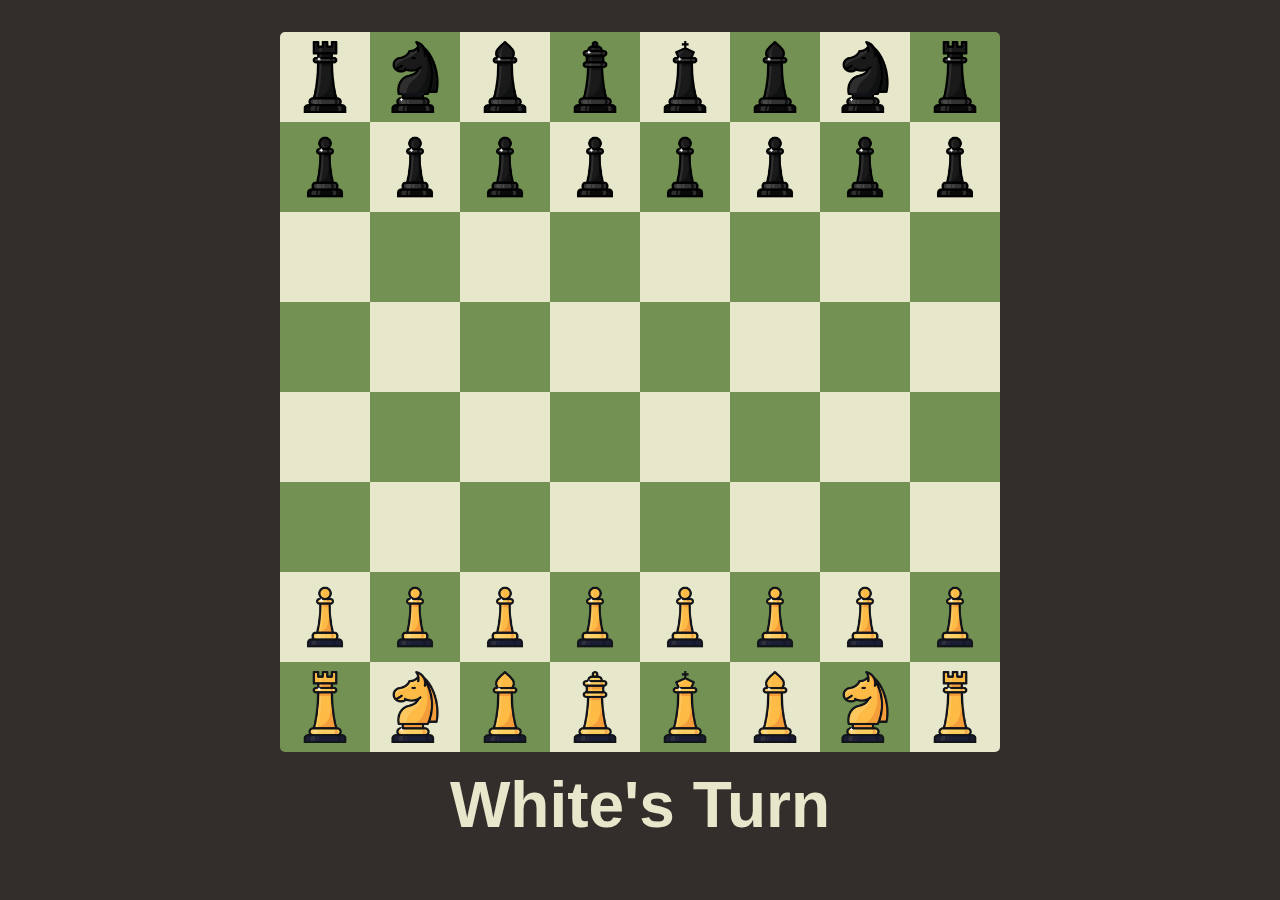
<file: index.html>
<!DOCTYPE html>
<html>
<head>
    <meta charset='utf-8'>
    <meta http-equiv='X-UA-Compatible' content='IE=edge'>
    <title>Chess Game by Cedric</title>
    <meta name='viewport' content='width=device-width, initial-scale=1'>
    <meta property="og:url"                content="https://cedricmarcelino.github.io/chessgame/" />
    <meta property="og:type"               content="game" />
    <meta property="og:title"              content="Chess Game" />
    <meta property="og:description"        content="Made by Cedric Marcelino" />
    <meta property="og:image"              content="ogimage.jpg" />
    <link rel='stylesheet' type='text/css' media='screen' href='main.css'>
    <link rel="icon" href="https://img.icons8.com/external-justicon-lineal-color-justicon/64/000000/external-chesspiece-sport-justicon-lineal-color-justicon.png">
    
</head>
<body>
    <script src='main.js'></script>
    <script src="DragDropTouch.js"></script>
</body>
</html>
</file>
<file: main.css>
* {
    margin: 0;
    padding: 0; 
    box-sizing: border-box;
    -webkit-user-select: none;
    -khtml-user-select: none;
    -moz-user-select: -moz-none;
    -o-user-select: none;
    user-select: none;
}

body{
    background-color: #312E2B;
    font-family: "familyMontserrat", sans-serif;
}

.box {
    width: calc(80vmin / 8);
    height: calc(80vmin / 8);
    position: relative;
}

.rowContainer {
    display: flex;
}

#board {
    margin: auto;
    margin-top: 2rem;
    width: 80vmin;
    height: 80vmin;
    border-radius: 5px;
    position: relative;
    overflow: hidden;
}

#rotateBtn{
    color: #E7E7CB;
    font-size: 3rem;
    cursor: pointer;
    position: absolute;
    top: 0;
    left: .5rem;
    display: none;
}

.darkbox{
    background-color: #729153;
    color: #E7E7CB;
    
}

.lightbox{
    background-color: #E7E7CB;
    color: #729153;
}

.whitepiece{
    width: 80%;
    height: 80%;
    position: absolute;
    margin-bottom: 10%;
    margin-right: 10%;
    margin-left: 10%;
    margin-top: 10%;
}

.blackpiece{
    width: 80%;
    height: 80%;
    position: absolute;
    margin-bottom: 10%;
    margin-right: 10%;
    margin-left: 10%;
    margin-top: 10%;
}

.drophover {
    border: 4px red solid;
}

.box > span {
    position: absolute;
}

.possibleMove {
    border: 4px solid green;
}

#playerTurnLabel {
    margin-top: 1rem;
    font-size: 4rem;
    color: #E7E7CB;
    text-align: center;
}

#resetBtn {
    font-size: 2rem;
    padding: .2em;
    cursor: pointer;
    border-radius: .2em;
    border: none;
    outline: none;
    background-color: #729153;
    color: #E7E7CB;
    box-shadow: 0 .11em #999;
    margin-bottom: 1em;
}

#resetBtn:hover {
    background-color: #3e8e41
}

#resetBtn:active {
    box-shadow: 0 .06em #666;
    transform: translateY(.05em);
}


#resetBtnWrapper{
    text-align: center;
}

.rotate{
    transform: rotate(180deg)
}

#moveList {
    text-align: center;
    color: #E7E7CB;
    font-size: 1.5rem;
}

#promotionBannerWrapper{
    position: absolute;
    background-color: rgb(5, 0, 0, 0.6);
    width: 100vw;
    height: 100vh;
    top: 0;
}

#promotionBanner {
    width: 80vw;
    background-color: #729153;
    color: #E7E7CB;
    margin:auto;
    margin-top: 10em;
    text-align: center;
    display: flex;
    flex-direction: column;
    justify-content: center;
    border-radius: .5em;
    overflow: hidden;
    padding-bottom: 1em;
}

#bishopBtn, #queenBtn, #rookBtn, #horseBtn {
    color: #729153;
    background-color: #E7E7CB;
    font-size: 2rem;
    margin-top: .5em;
    cursor: pointer;
    border: none;
    outline: none;
    box-shadow: 0 .11em #999;
    width: 50%;
    margin-left: auto;
    margin-right: auto;
}

#bishopBtn:hover,#queenBtn:hover,#rookBtn:hover,#horseBtn:hover {
    background-color: #dadaa9
}

#bishopBtn:active,#queenBtn:active,#rookBtn:active,#horseBtn:active {
    box-shadow: 0 .06em #666;
    transform: translateY(.05em);
}

@media only screen and (max-width: 580px) {
    html {
        font-size: 11px;
      }
}

@media only screen and (max-width: 452px) {
    html {
        font-size: 9px;
      }
}

@media only screen and (max-width: 320px) {
    html {
        font-size: 6px;
      }
}

@media only screen and (min-width: 1222px) {
    #moveList{
        position:absolute;
        top: 2rem;
        left: 2rem;
    }

    #promotionBanner {
        width: 40vw;
        padding-top: 1em;
        padding-bottom: 2em;
    }
}
</file>
